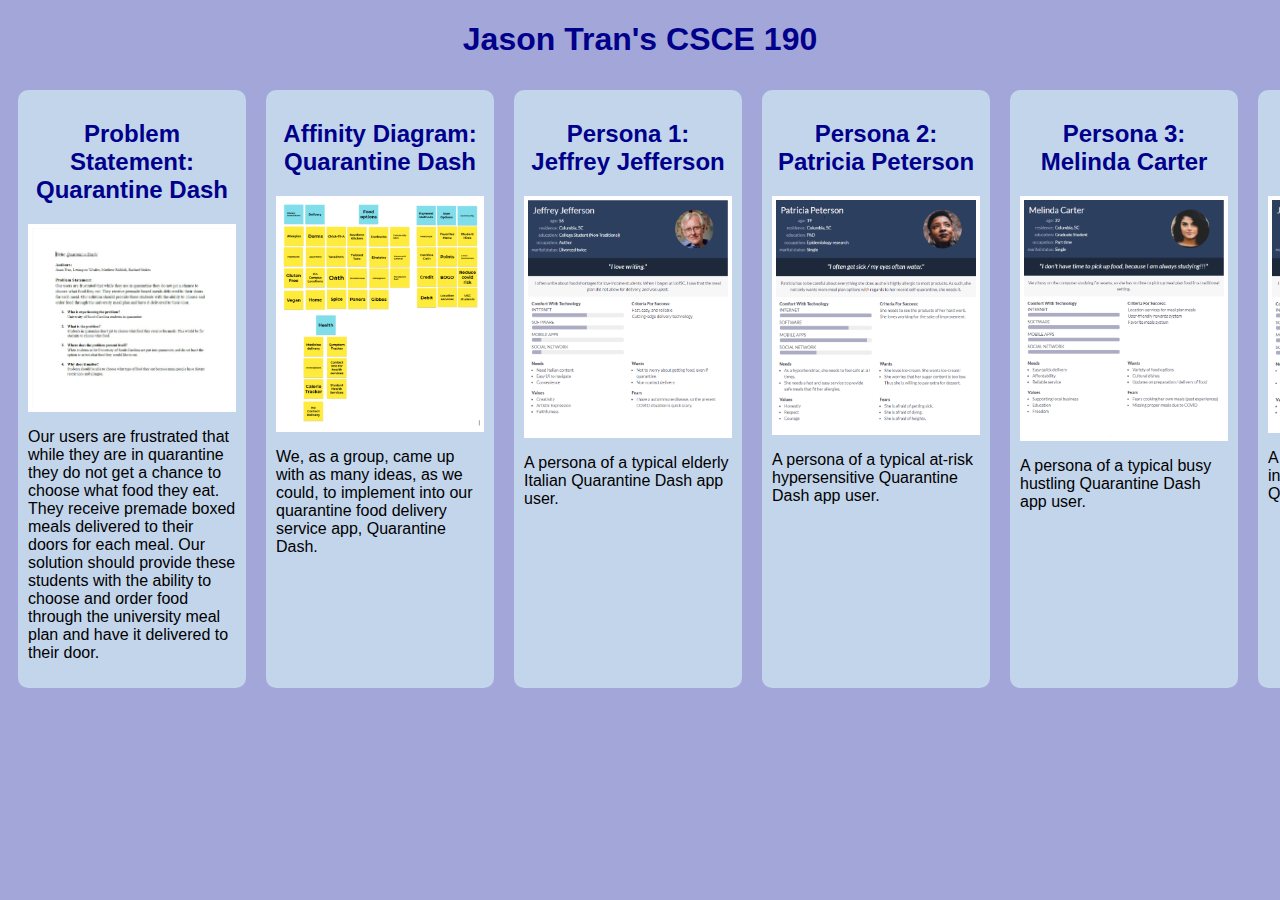
<file: index.html>
<!DOCTYPE html>
<html>
    <head>
        <title>CSCE 190: Jason Tran</title>
        <link rel="stylesheet" href="styles.css">
    </head>
    <body>
        <h1>Jason Tran's CSCE 190</h1>
        
        <div class="assignments">
            <!-- Problem Statement Assignment-->
            <section class="assignment">
                <a href="PDFs/problem-statement.pdf"><h2>Problem Statement: Quarantine Dash</h2></a>
                <a href="PDFs/problem-statement.pdf"><img src="images/problem-statement.png"></a>
                <section class="ass-details">
                    <p>
                        Our users are frustrated that while they are in quarantine they do not get a chance to choose what food they eat. They receive premade boxed meals delivered to their doors for each meal. Our solution should provide these students with the ability to choose and order food through the university meal plan and have it delivered to their door.
                    </p>
                </section>
            </section>

            <!-- Affinity Diagram Assignment-->
            <section class="assignment">
                <a href="PDFs/affinity-diagram.pdf"><h2>Affinity Diagram: Quarantine Dash</h2></a>
                <a href="PDFs/affinity-diagram.pdf"><img src="images/affinity-diagram.png"></a>
                <section class="ass-details">
                    <p>
                        We, as a group, came up with as many ideas, as we could, to implement into our quarantine food delivery service app, Quarantine Dash.
                    </p>
                </section>
            </section>

            <!-- Persona Assignment-->
            <section class="assignment">
                <a href="PDFs/Persona1.pdf"><h2>Persona 1: Jeffrey Jefferson</h2></a>
                <a href="PDFs/Persona1.pdf"><img src="images/Persona1.png"></a>
                <section class="ass-details">
                    <p>
                        A persona of a typical elderly Italian Quarantine Dash app user.
                    </p>
                </section>
            </section>

            <section class="assignment">
                <a href="PDFs/Persona2.pdf"><h2>Persona 2: Patricia Peterson</h2></a>
                <a href="PDFs/Persona2.pdf"><img src="images/Persona2.png"></a>
                <section class="ass-details">
                    <p>
                        A persona of a typical at-risk hypersensitive Quarantine Dash app user.
                    </p>
                </section>
            </section>

            <section class="assignment">
                <a href="PDFs/Persona3.pdf"><h2>Persona 3: Melinda Carter</h2></a>
                <a href="PDFs/Persona3.pdf"><img src="images/Persona3.png"></a>
                <section class="ass-details">
                    <p>
                        A persona of a typical busy hustling Quarantine Dash app user.
                    </p>
                </section>
            </section>

            <section class="assignment">
                <a href="PDFs/Persona4.pdf"><h2>Persona 4: Joe Schmoe</h2></a>
                <a href="PDFs/Persona4.pdf"><img src="images/Persona4.png"></a>
                <section class="ass-details">
                    <p>
                        A persona of a typical low-income family-oriented Quarantine Dash app user.
                    </p>
                </section>
            </section>

            <!-- Storyboard Assignment-->
            <section class="assignment">
                <a href="PDFs/combined-storyboard.pdf"><h2>My Team's Storyboards</h2></a>
                <a href="PDFs/combined-storyboard.pdf"><img src="images/Storyboard.png"></a>
                <section class="ass-details">
                    <p>
                        Different storyboards, that my team and I created, containing different scenarios of people using our app.
                    </p>
                </section>
            </section>

            <!-- Sketches Assignment-->
            <section class="assignment">
                <a href="PDFs/merged-sketches.pdf"><h2>My Team's Sketches</h2></a>
                <a href="PDFs/merged-sketches.pdf"><img src="images/Sketch.png"></a>
                <section class="ass-details">
                    <p>
                        This is all of my team's ideas put into different rough sketches of what we think the final app should look like.
                    </p>
                </section>
            </section>

            <!-- Paper Prototype Assignment-->
            <section class="assignment">
                <a href="https://www.youtube.com/watch?v=2up4YHsniEg"><h2>My Paper Prototype</h2></a>
                <a href="https://www.youtube.com/watch?v=2up4YHsniEg"><img src="images/paper-prototype.png"></a>
                <section class="ass-details">
                    <p>
                        This is a rough idea of how the app will work with a user.
                    </p>
                </section>
            </section>

            <!-- Hi-Fi Prototype Assignment-->
            <section class="assignment">
                <a href="QuarantineDashApp.pdf"><h2>My Hi-Fi Prototype</h2></a>
                <a href="QuarantineDashApp.pdf"><img src="QuarantineDash.png"></a>
                <section class="ass-details">
                    <p>
                        This is a realistic idea of how the app will work with a user.
                    </p>
                </section>
            </section>
        </div>
    </body>
</html>
</file>
<file: styles.css>
body 
{
    background: #A3A6D8;
    font-family:Arial, Helvetica, sans-serif;
}

.assignment 
{
    width:22%;
    padding:10px;
    margin:10px;
    padding:20px 10;
    background:#C3D5EB;
    border-radius:10px; 
}

.assignments
{
    display:flex;
    flex:wrap;
}

.assignment img
{
    width:200px;
    margin: 10px;
    border: 4px solid #FFF;
    display:block;
    margin:auto;
} 

.assignment img:hover
{
    border:4px solid #A3A6D8;
}

h1
{
    color:darkblue;
    text-align:center;
}

h2
{
    text-align:center;
}

a
{
    text-decoration: none;
    color: darkblue;
}

a:hover
{
    color: #FFF;
}
</file>
